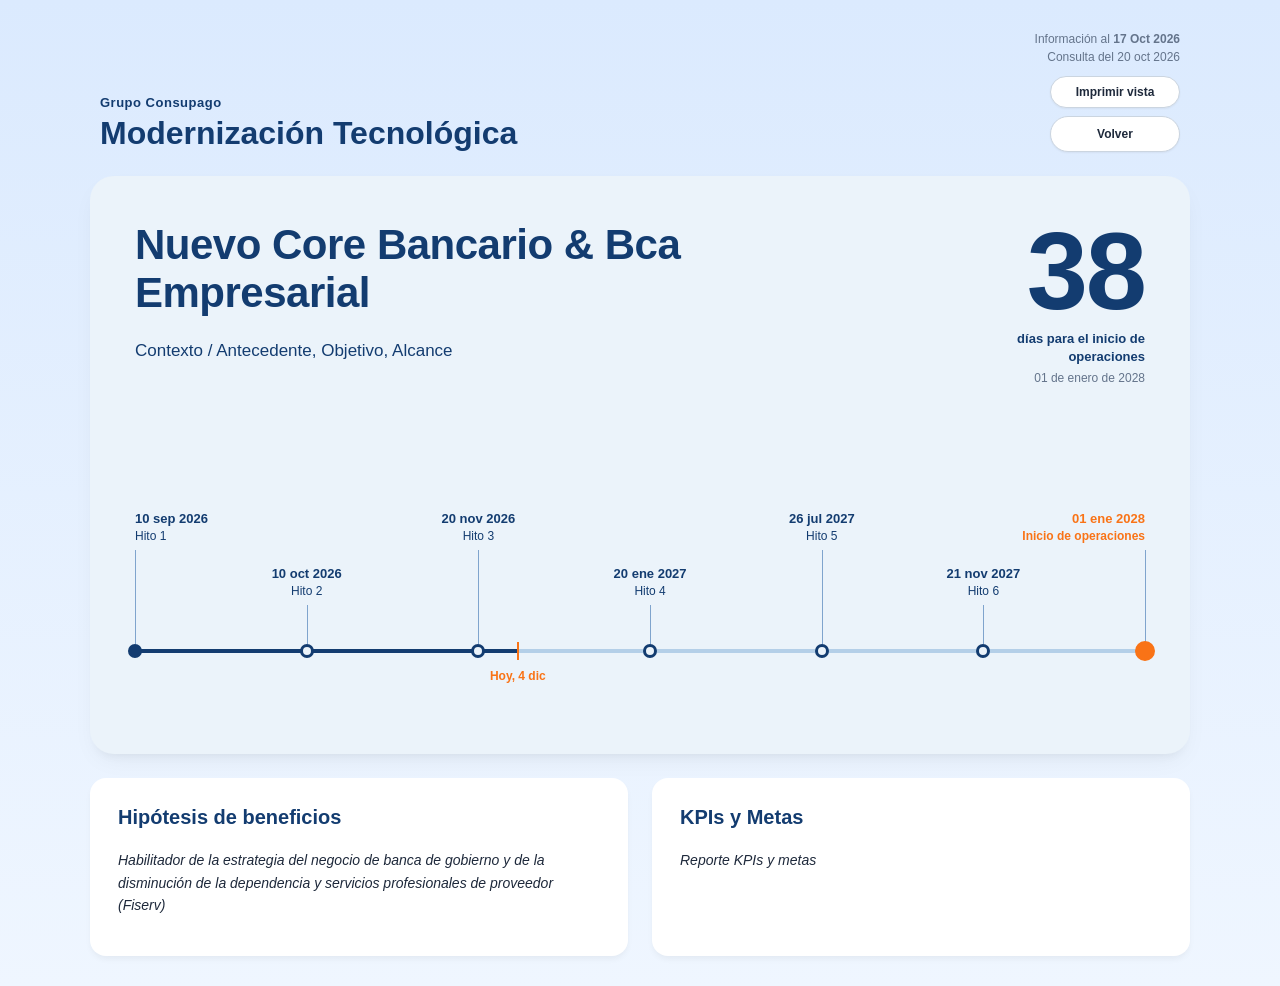
<file: descriptiva-nuevo-core-bancario-bca-empresarial.html>
<!DOCTYPE html>
<html lang="es">
<head>
    <meta charset="UTF-8">
    <meta name="viewport" content="width=device-width, initial-scale=1.0">
    <title>Modernización Tecnológica - Nuevo Core Bancario & Bca Empresarial</title>
    <style>
        :root {
            --bg-color: #dbeafe; /* Fondo general azul claro suave */
            --card-bg: #ebf3fa;  /* Fondo de la tarjeta principal */
            --sub-card-bg: #ffffff; /* Fondo de las tarjetas inferiores */
            --main-blue: #133c70; /* Azul corporativo oscuro de los títulos */
            --accent-blue: #2563eb; /* Azul secundario para enlaces/detalles */
            --text-dark: #1e293b;
            --text-muted: #64748b;
            --accent-orange: #f97316; /* Color naranja de acento para alertas y "Hoy" */
            --timeline-bg-line: #b4cfe8; /* Azul claro para el tramo futuro de la línea */
        }

        body {
            font-family: -apple-system, BlinkMacSystemFont, "Segoe UI", Roboto, Helvetica, Arial, sans-serif;
            background-color: var(--bg-color);
            background-image: linear-gradient(180deg, #dbeafe 0%, #eff6ff 100%);
            color: var(--text-dark);
            margin: 0;
            padding: 30px 20px;
            display: flex;
            justify-content: center;
        }

        .dashboard-container {
            width: 100%;
            max-width: 1100px;
            display: flex;
            flex-direction: column;
            gap: 24px;
        }

        /* Top Header */
        .top-header {
            display: flex;
            justify-content: space-between;
            align-items: flex-end;
            padding: 0 10px;
        }

        .brand-logo {
            display: flex;
            flex-direction: column;
        }

        .brand-group {
            font-size: 13px;
            color: var(--main-blue);
            font-weight: 700;
            letter-spacing: 0.5px;
        }

        .brand-title {
            font-size: 32px;
            font-weight: 800;
            color: var(--main-blue);
            margin: 5px 0 0 0;
        }

        /* Bloque derecho: texto de fechas y, debajo, los botones alineados a la derecha */
        .header-meta {
            display: flex;
            flex-direction: column;
            align-items: flex-end;
            gap: 10px;
            font-size: 12px;
            color: var(--text-muted);
            text-align: right;
            line-height: 1.5;
        }

        .header-actions {
            display: flex;
            flex-direction: column;
            align-items: flex-end;
            gap: 8px;
        }

        .btn-action {
            display: block;
            width: 130px;
            text-align: center;
            background-color: white;
            border: 1px solid #cbd5e0;
            padding: 8px 16px;
            border-radius: 20px;
            cursor: pointer;
            font-size: 12px;
            color: var(--text-dark);
            font-weight: 600;
            text-decoration: none;
            box-shadow: 0 1px 2px rgba(0,0,0,0.05);
            transition: all 0.2s;
            box-sizing: border-box;
        }

        .btn-action:hover {
            background-color: #f8fafc;
            border-color: #94a3b8;
        }

        /* Main Dashboard Card */
        .main-card {
            background-color: var(--card-bg);
            border-radius: 24px;
            padding: 45px;
            box-shadow: 0 10px 25px -5px rgba(0, 0, 0, 0.05), 0 8px 10px -6px rgba(0, 0, 0, 0.05);
            display: flex;
            flex-direction: column;
            gap: 40px;
            overflow: hidden;
        }

        .project-info-grid {
            display: grid;
            grid-template-columns: 3fr 1fr;
            gap: 40px;
            align-items: start;
        }

        .project-details h1 {
            color: var(--main-blue);
            font-size: 42px;
            margin: 0 0 20px 0;
            font-weight: 700;
            letter-spacing: -0.5px;
        }

        .project-description {
            font-size: 17px;
            line-height: 1.6;
            color: var(--main-blue);
            margin-bottom: 25px;
            font-weight: 500;
        }

        .project-meta-pills {
            font-size: 13px;
            color: var(--text-muted);
            line-height: 1.8;
        }

        /* KPI Badge Right side */
        .kpi-badge {
            text-align: right;
            display: flex;
            flex-direction: column;
            justify-content: flex-start;
            align-items: flex-end;
        }

        .kpi-number {
            font-size: 110px;
            font-weight: 800;
            color: var(--main-blue);
            line-height: 0.9;
            letter-spacing: -2px;
        }

        .kpi-label {
            font-size: 13px;
            font-weight: 700;
            color: var(--main-blue);
            margin-top: 10px;
            text-align: right;
            width: 160px;
            line-height: 1.4;
        }

        .kpi-subtext {
            font-size: 12px;
            color: var(--text-muted);
            margin-top: 5px;
        }

        /* ===== Línea de tiempo ===== */
        /* Contenedor: la línea queda en top:200px; los bloques de texto quedan arriba de ella */
        .timeline-container {
            position: relative;
            height: 250px;
            margin: 20px 0 10px 0;
        }

        /* Línea base de fondo */
        .timeline-line {
            position: absolute;
            top: 200px;
            left: 0;
            width: 100%;
            height: 4px;
            background-color: var(--timeline-bg-line);
            border-radius: 2px;
            z-index: 1;
        }

        /* Línea de progreso real (su ancho se ajusta a "hoy" con el script) */
        .timeline-progress {
            position: absolute;
            top: 200px;
            left: 0;
            width: 16%;
            height: 4px;
            background-color: var(--main-blue);
            border-radius: 2px 0 0 2px;
            z-index: 2;
        }

        /* Capa de nodos */
        .timeline-nodes {
            position: absolute;
            top: 0;
            left: 0;
            right: 0;
            bottom: 0;
            z-index: 3;
        }

        /* Cada nodo ocupa la altura completa; su posición horizontal la define el style inline (left: X%) */
        .timeline-node {
            position: absolute;
            top: 0;
            bottom: 0;
            width: 0;
        }

        /* Círculo sobre la línea */
        .node-dot {
            position: absolute;
            top: 195px;
            left: -7px;
            width: 14px;
            height: 14px;
            border-radius: 50%;
            background-color: #ebf3fa;
            border: 3px solid var(--main-blue);
            box-sizing: border-box;
            z-index: 5;
        }

        .node-dot.filled {
            background-color: var(--main-blue);
        }

        /* Último nodo: naranja sólido */
        .node-dot.orange {
            top: 192px;
            left: -10px;
            width: 20px;
            height: 20px;
            background-color: var(--accent-orange);
            border-color: var(--accent-orange);
        }

        /* Línea vertical que conecta el bloque de texto con el nodo */
        .node-stem {
            position: absolute;
            left: 0;
            width: 1px;
            bottom: 55px;
            background-color: #7fa4cd;
        }

        .node-stem.high {
            top: 101px;
        }

        .node-stem.low {
            top: 156px;
        }

        /* Bloque de texto: fecha arriba, actividad debajo; siempre arriba de la línea */
        .node-info {
            position: absolute;
            left: -85px;
            width: 170px;
            display: flex;
            flex-direction: column;
            align-items: center;
            gap: 3px;
            text-align: center;
        }

        .node-info.high {
            bottom: 155px;
        }

        .node-info.low {
            bottom: 100px;
        }

        /* Primer nodo: el texto empieza en el nodo para no salirse de la tarjeta */
        .node-info.align-start {
            left: 0;
            align-items: flex-start;
            text-align: left;
        }

        /* Último nodo: el texto termina en el nodo para no salirse de la tarjeta */
        .node-info.align-end {
            left: auto;
            right: 0;
            align-items: flex-end;
            text-align: right;
        }

        .node-date-box {
            color: var(--main-blue);
            font-size: 13px;
            font-weight: 700;
            white-space: nowrap;
        }

        .node-label-box {
            color: var(--main-blue);
            font-size: 12px;
            line-height: 1.3;
            font-weight: 500;
        }

        /* Marcador de fecha actual ("Hoy"), debajo de la línea; su posición la ajusta el script */
        .timeline-marker-today {
            position: absolute;
            left: 16%;
            top: 200px;
            width: 0;
            height: 4px;
            z-index: 6;
        }

        .today-indicator-line {
            position: absolute;
            left: -1px;
            top: -7px;
            width: 2px;
            height: 18px;
            background-color: var(--accent-orange);
        }

        .today-label-box {
            position: absolute;
            top: 20px;
            left: 50%;
            transform: translateX(-50%);
            white-space: nowrap;
            font-size: 12px;
            color: var(--accent-orange);
            font-weight: 700;
        }

        /* Bottom Row Cards */
        .bottom-grid {
            display: grid;
            grid-template-columns: 1fr 1fr;
            gap: 24px;
        }

        .bottom-card {
            background-color: var(--sub-card-bg);
            border-radius: 16px;
            padding: 28px;
            box-shadow: 0 4px 6px -1px rgba(0, 0, 0, 0.05);
        }

        .bottom-card h2 {
            font-size: 20px;
            color: var(--main-blue);
            margin-top: 0;
            margin-bottom: 20px;
            font-weight: 700;
        }

        .bottom-card p {
            font-size: 14px;
            line-height: 1.6;
            margin: 0 0 12px 0;
            color: var(--text-dark);
        }

        .text-empty {
            color: var(--text-muted);
            font-style: italic;
        }

        .alert-container {
            display: flex;
            justify-content: space-between;
            align-items: center;
            margin-top: 15px;
        }

        .badge-alert {
            background-color: #D9F2D0;
            color: #4EA72E;
            padding: 4px 10px;
            border-radius: 6px;
            font-size: 11px;
            font-weight: 700;
            text-transform: uppercase;
        }
    </style>
</head>
<body>

    <div class="dashboard-container">

        <header class="top-header">
            <div class="brand-logo">
                <span class="brand-group">Grupo Consupago</span>
                <h2 class="brand-title">Modernización Tecnológica</h2>
            </div>
            <div class="header-meta">
                <div>
                    Información al <strong>17 Oct 2026</strong><br>
                    Consulta del 20 oct 2026
                </div>
                <div class="header-actions">
                    <button class="btn-action" onclick="window.print()">Imprimir vista</button>
                    <a class="btn-action" href="index.html">Volver</a>
                </div>
            </div>
        </header>

        <main class="main-card">

            <div class="project-info-grid">
                <div class="project-details">
                    <h1>Nuevo Core Bancario & Bca Empresarial</h1>

                    <div class="project-description">
                        Contexto / Antecedente, Objetivo, Alcance

                    </div>

                </div>

                <div class="kpi-badge">
                    <div class="kpi-number">38</div>
                    <div class="kpi-label">días para el inicio de operaciones</div>
                    <div class="kpi-subtext">01 de enero de 2028</div>
                </div>
            </div>

            <div class="timeline-container">
                <div class="timeline-line"></div>
                <div class="timeline-progress"></div>

                <div class="timeline-marker-today">
                    <div class="today-indicator-line"></div>
                    <div class="today-label-box">Hoy</div>
                </div>

                <div class="timeline-nodes">

                    <div class="timeline-node" data-fecha="2026-09-10" style="left: 0%;">
                        <div class="node-stem high"></div>
                        <div class="node-info high align-start">
                            <div class="node-date-box">10 sep 2026</div>
                            <div class="node-label-box">Hito 1</div>
                        </div>
                        <div class="node-dot filled"></div>
                    </div>

                    <div class="timeline-node" data-fecha="2026-10-10" style="left: 17%;">
                        <div class="node-stem low"></div>
                        <div class="node-info low">
                            <div class="node-date-box">10 oct 2026</div>
                            <div class="node-label-box">Hito 2</div>
                        </div>
                        <div class="node-dot"></div>
                    </div>

                    <div class="timeline-node" data-fecha="2026-11-20" style="left: 34%;">
                        <div class="node-stem high"></div>
                        <div class="node-info high">
                            <div class="node-date-box">20 nov 2026</div>
                            <div class="node-label-box">Hito 3</div>
                        </div>
                        <div class="node-dot"></div>
                    </div>

                    <div class="timeline-node" data-fecha="2027-01-20" style="left: 51%;">
                        <div class="node-stem low"></div>
                        <div class="node-info low">
                            <div class="node-date-box">20 ene 2027</div>
                            <div class="node-label-box">Hito 4</div>
                        </div>
                        <div class="node-dot"></div>
                    </div>

                    <div class="timeline-node" data-fecha="2027-07-26" style="left: 68%;">
                        <div class="node-stem high"></div>
                        <div class="node-info high">
                            <div class="node-date-box">26 jul 2027</div>
                            <div class="node-label-box">Hito 5</div>
                        </div>
                        <div class="node-dot"></div>
                    </div>

                    <div class="timeline-node" data-fecha="2027-11-21" style="left: 84%;">
                        <div class="node-stem low"></div>
                        <div class="node-info low">
                            <div class="node-date-box">21 nov 2027</div>
                            <div class="node-label-box">Hito 6</div>
                        </div>
                        <div class="node-dot"></div>
                    </div>

                    <div class="timeline-node" data-fecha="2028-01-01" style="left: 100%;">
                        <div class="node-stem high"></div>
                        <div class="node-info high align-end">
                            <div class="node-date-box" style="color: var(--accent-orange);">01 ene 2028</div>
                            <div class="node-label-box" style="color: var(--accent-orange); font-weight: 700;">Inicio de operaciones</div>
                        </div>
                        <div class="node-dot orange"></div>
                    </div>

                </div>
            </div>

        </main>

        <div class="bottom-grid">
            <div class="bottom-card">
                <h2>Hipótesis de beneficios</h2>
                <p class="text-empty">Habilitador de la estrategia del negocio de banca de gobierno y de la disminución de la dependencia y servicios profesionales de proveedor (Fiserv)</p>
            </div>
            <div class="bottom-card">
                <h2>KPIs y Metas</h2>
                <div class="alert-container">
                     <p class="text-empty">Reporte KPIs y metas</p>
                </div>
            </div>
        </div>

    </div>

    <script>
    /* "Hoy" dinámico: usa la fecha actual en zona horaria de Ciudad de México.
       Ubica el marcador y la barra de avance entre las fechas de los nodos. */
    (function () {
        var MESES = ['ene', 'feb', 'mar', 'abr', 'may', 'jun', 'jul', 'ago', 'sep', 'oct', 'nov', 'dic'];
        var nodos = document.querySelectorAll('.timeline-node[data-fecha]');
        var marcador = document.querySelector('.timeline-marker-today');
        var etiqueta = document.querySelector('.today-label-box');
        var avance = document.querySelector('.timeline-progress');

        if (!nodos.length || !marcador || !etiqueta || !avance) return;

        // Fecha de hoy en zona horaria de México, como { y, m, d }
        function fechaHoy() {
            var partes = new Intl.DateTimeFormat('en-US', {
                timeZone: 'America/Mexico_City',
                year: 'numeric', month: 'numeric', day: 'numeric'
            }).formatToParts(new Date());
            var v = {};
            partes.forEach(function (p) { v[p.type] = parseInt(p.value, 10); });
            return v;
        }

        // Convierte a número de días para poder comparar y restar fechas
        function diasDesde(y, m, d) {
            return Date.UTC(y, m - 1, d) / 86400000;
        }

        var puntos = [];
        nodos.forEach(function (n) {
            var p = n.getAttribute('data-fecha').split('-');
            puntos.push({
                dias: diasDesde(+p[0], +p[1], +p[2]),
                pos: parseFloat(n.style.left)
            });
        });

        var h = fechaHoy();
        var hoy = diasDesde(h.year, h.month, h.day);
        var posicion;

        if (hoy <= puntos[0].dias) {
            posicion = puntos[0].pos;
        } else if (hoy >= puntos[puntos.length - 1].dias) {
            posicion = puntos[puntos.length - 1].pos;
        } else {
            posicion = puntos[0].pos;
            for (var i = 0; i < puntos.length - 1; i++) {
                var a = puntos[i], b = puntos[i + 1];
                if (hoy >= a.dias && hoy <= b.dias) {
                    posicion = a.pos + ((hoy - a.dias) / (b.dias - a.dias)) * (b.pos - a.pos);
                    break;
                }
            }
        }

        marcador.style.left = posicion + '%';
        avance.style.width = posicion + '%';
        etiqueta.textContent = 'Hoy, ' + h.day + ' ' + MESES[h.month - 1];
    })();
    </script>

</body>
</html>
</file>
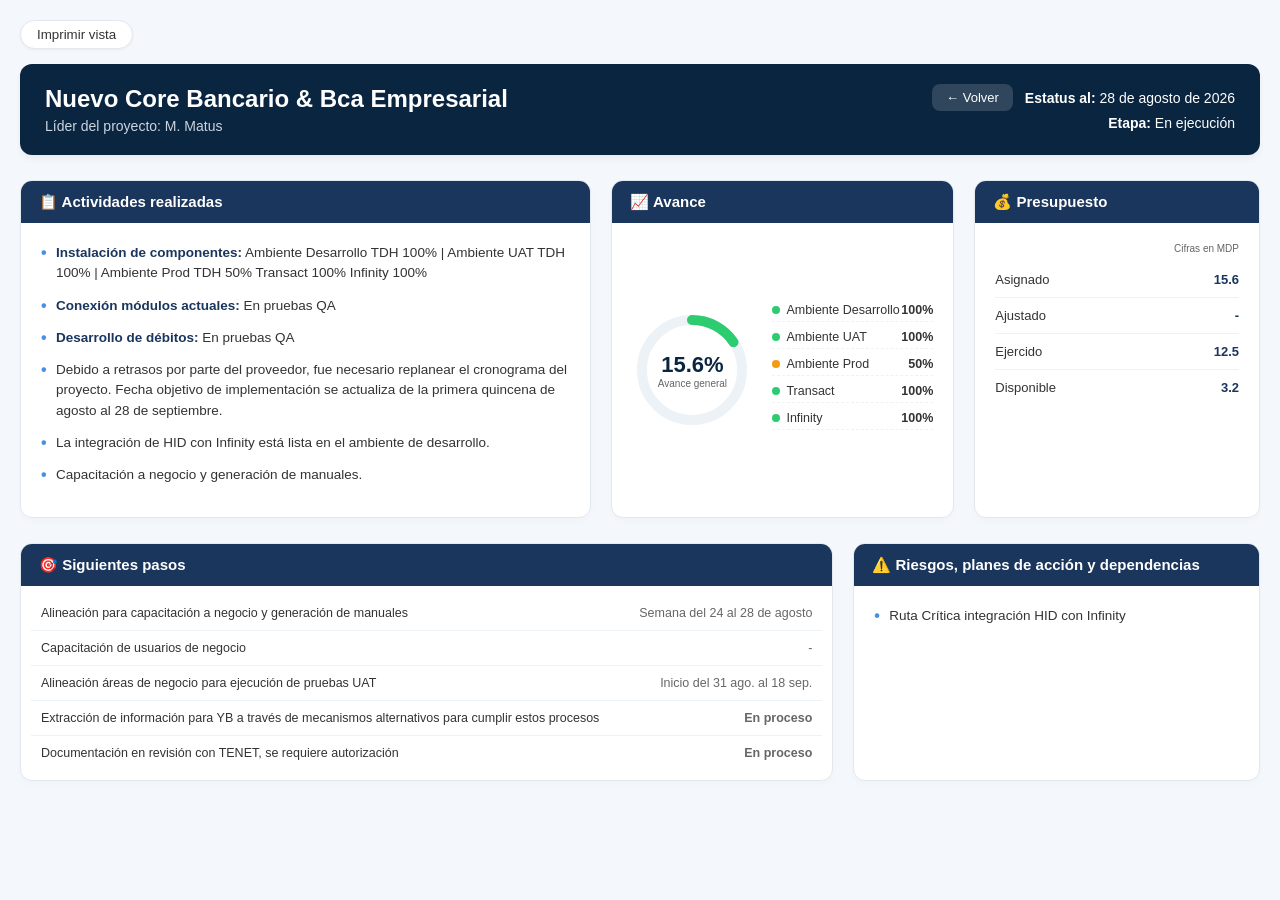
<file: estatus-nuevo-core-bancario-bca-empresarial.html>
<!DOCTYPE html>
<html lang="es">
<head>
    <meta charset="UTF-8">
    <meta name="viewport" content="width=device-width, initial-scale=1.0">
    <title>Nuevo Core Bancario & Bca Empresarial</title>
    <style>
        :root {
            --primary-blue: #0A2540;
            --secondary-blue: #1A365D;
            --accent-blue: #4A90E2;
            --bg-light: #F4F7FC;
            --text-dark: #333333;
            --text-gray: #666666;
            --border-color: #E2E8F0;
            --green: #2ECC71;
            --orange: #F39C12;
            --blue-timeline: #3498DB;
        }

        * {
            box-sizing: border-box;
            margin: 0;
            padding: 0;
            font-family: 'Segoe UI', Tahoma, Geneva, Verdana, sans-serif;
        }

        body {
            background-color: var(--bg-light);
            color: var(--text-dark);
            padding: 20px;
        }

        .container {
            max-width: 1400px;
            margin: 0 auto;
        }

        /* Top Meta/Actions from Image 2 */
        .top-meta-bar {
            display: flex;
            justify-content: space-between;
            align-items: center;
            margin-bottom: 15px;
            font-size: 13px;
            color: var(--text-gray);
        }

        .meta-info {
            text-align: right;
            line-height: 1.4;
        }

        .btn-print {
            background-color: #FFFFFF;
            border: 1px solid var(--border-color);
            padding: 6px 16px;
            border-radius: 20px;
            cursor: pointer;
            font-weight: 500;
            color: var(--text-dark);
            box-shadow: 0 1px 3px rgba(0,0,0,0.05);
        }

        /* Main Header from Image 1 */
        .main-header {
            background-color: var(--primary-blue);
            color: #FFFFFF;
            padding: 20px 25px;
            border-radius: 12px;
            display: flex;
            justify-content: space-between;
            align-items: center;
            margin-bottom: 25px;
            box-shadow: 0 4px 6px rgba(0,0,0,0.05);
        }

        .header-title-section h1 {
            font-size: 24px;
            font-weight: 600;
            margin-bottom: 5px;
        }

        .header-title-section p {
            font-size: 14px;
            color: #CBD5E0;
        }

        .header-status-section {
            text-align: right;
            font-size: 14px;
        }

        .header-status-section div {
            margin-bottom: 4px;
        }

        .status-row {
            display: flex;
            align-items: center;
            justify-content: flex-end;
            gap: 12px;
        }

        .btn-volver {
            color: #FFFFFF;
            text-decoration: none;
            font-size: 13px;
            font-weight: 500;
            background: rgba(255,255,255,0.15);
            padding: 6px 14px;
            border-radius: 8px;
            transition: background 0.2s;
            white-space: nowrap;
        }

        .btn-volver:hover {
            background: rgba(255,255,255,0.25);
        }

        /* Dashboard Grid Layout (Fusing Image 1 data structures nicely) */
        .dashboard-grid {
            display: grid;
            grid-template-columns: 2fr 1.2fr 1fr;
            gap: 20px;
            margin-bottom: 25px;
        }

        @media (max-width: 1024px) {
            .dashboard-grid {
                grid-template-columns: 1fr;
            }
        }

        .card {
            background: #FFFFFF;
            border-radius: 12px;
            border: 1px solid var(--border-color);
            box-shadow: 0 4px 6px rgba(0,0,0,0.02);
            display: flex;
            flex-direction: column;
        }

        .card-header {
            background-color: var(--secondary-blue);
            color: #FFFFFF;
            padding: 12px 18px;
            font-weight: 600;
            font-size: 15px;
            border-top-left-radius: 11px;
            border-top-right-radius: 11px;
            display: flex;
            align-items: center;
            gap: 8px;
        }

        .card-content {
            padding: 20px;
            flex-grow: 1;
        }

        /* Actividades realizadas List Style */
        .resumen-list {
            list-style: none;
        }

        .resumen-list li {
            margin-bottom: 12px;
            font-size: 13.5px;
            line-height: 1.5;
            position: relative;
            padding-left: 15px;
        }

        .resumen-list li::before {
            content: "•";
            color: var(--accent-blue);
            font-weight: bold;
            font-size: 16px;
            position: absolute;
            left: 0;
            top: -2px;
        }

        .resumen-list strong {
            color: var(--secondary-blue);
        }

        /* Progress Card Styling */
        .avance-container {
            display: flex;
            align-items: center;
            gap: 20px;
            height: 100%;
        }

        .progress-circle-box {
            position: relative;
            width: 120px;
            height: 120px;
            display: flex;
            justify-content: center;
            align-items: center;
            flex-shrink: 0;
        }

        .progress-circle-box svg {
            width: 120px;
            height: 120px;
            transform: rotate(-90deg);
        }

        .progress-circle-box circle {
            fill: none;
            stroke-width: 10;
        }

        .progress-circle-box .bg {
            stroke: #EDF2F7;
        }

        .progress-circle-box .bar {
            stroke: var(--green);
            stroke-dasharray: 314;
            stroke-dashoffset: calc(314 - (314 * 15.6) / 100);
            stroke-linecap: round;
        }

        .progress-text {
            position: absolute;
            text-align: center;
        }

        .progress-text .percentage {
            font-size: 22px;
            font-weight: 700;
            color: var(--primary-blue);
        }

        .progress-text .label {
            font-size: 10px;
            color: var(--text-gray);
        }

        .components-list {
            list-style: none;
            width: 100%;
        }

        .components-list li {
            display: flex;
            justify-content: space-between;
            align-items: center;
            font-size: 12.5px;
            margin-bottom: 8px;
            border-bottom: 1px dashed #EDF2F7;
            padding-bottom: 4px;
        }

        .status-indicator {
            display: inline-block;
            width: 8px;
            height: 8px;
            border-radius: 50%;
            margin-right: 6px;
        }

        .status-100 { background-color: var(--green); }
        .status-50 { background-color: var(--orange); }

        /* Table/Budget Styles */
        .budget-table {
            width: 100%;
            border-collapse: collapse;
            font-size: 13px;
        }

        .budget-table th {
            text-align: right;
            font-size: 10px;
            color: var(--text-gray);
            font-weight: normal;
            padding-bottom: 8px;
        }

        .budget-table td {
            padding: 10px 0;
            border-bottom: 1px solid #EDF2F7;
        }

        .budget-table tr:last-child td {
            border-bottom: none;
        }

        .budget-table .val {
            text-align: right;
            font-weight: 600;
            color: var(--secondary-blue);
        }

        /* Middle Row (Siguientes Pasos & Riesgos) */
        .middle-grid {
            display: grid;
            grid-template-columns: 2fr 1fr;
            gap: 20px;
            margin-bottom: 25px;
        }

        @media (max-width: 768px) {
            .middle-grid {
                grid-template-columns: 1fr;
            }
        }

        .steps-table {
            width: 100%;
            border-collapse: collapse;
            font-size: 12.5px;
        }

        .steps-table td {
            padding: 10px;
            border-bottom: 1px solid #EDF2F7;
        }

        .steps-table tr:last-child td {
            border-bottom: none;
        }

        .steps-table .date-col {
            text-align: right;
            color: var(--text-gray);
            font-weight: 500;
            white-space: nowrap;
        }
    </style>
</head>
<body>

<div class="container">

    <!-- Top Metadata / Controls -->
    <div class="top-meta-bar">
        <button class="btn-print" onclick="window.print()">Imprimir vista</button>
    </div>

    <!-- Main Header Banner (From Image 1) -->
    <div class="main-header">
        <div class="header-title-section">
            <h1>Nuevo Core Bancario & Bca Empresarial</h1>
            <p>Líder del proyecto: M. Matus</p>
        </div>
        <div class="header-status-section">
            <div class="status-row">
                <a href="roadmap-habilitadores.html" class="btn-volver">← Volver</a>
                <span><strong>Estatus al:</strong> 28 de agosto de 2026</span>
                </div>
            <div><strong>Etapa:</strong> En ejecución</div>
        </div>
    </div>

    <!-- Top Block Section (Resumen, Avance, Presupuesto) -->
    <div class="dashboard-grid">

        <!-- Resumen Ejecutivo -->
        <div class="card">
            <div class="card-header">📋 Actividades realizadas</div>
            <div class="card-content">
                <ul class="resumen-list">
                    <li><strong>Instalación de componentes:</strong> Ambiente Desarrollo TDH 100% | Ambiente UAT TDH 100% | Ambiente Prod TDH 50% Transact 100% Infinity 100%</li>
                    <li><strong>Conexión módulos actuales:</strong> En pruebas QA</li>
                    <li><strong>Desarrollo de débitos:</strong> En pruebas QA</li>
                    <li>Debido a retrasos por parte del proveedor, fue necesario replanear el cronograma del proyecto. Fecha objetivo de implementación se actualiza de la primera quincena de agosto al 28 de septiembre.</li>
                    <li>La integración de HID con Infinity está lista en el ambiente de desarrollo.</li>
                    <li>Capacitación a negocio y generación de manuales.</li>
                </ul>
            </div>
        </div>

        <!-- Avance General -->
        <div class="card">
            <div class="card-header">📈 Avance</div>
            <div class="card-content" style="display: flex; flex-direction: column; justify-content: center;">
                <div class="avance-container">
                    <div class="progress-circle-box">
                        <svg>
                            <circle class="bg" cx="60" cy="60" r="50"></circle>
                            <circle class="bar" cx="60" cy="60" r="50"></circle>
                        </svg>
                        <div class="progress-text">
                            <div class="percentage">15.6%</div>
                            <div class="label">Avance general</div>
                        </div>
                    </div>
                    <ul class="components-list">
                        <li><span><span class="status-indicator status-100"></span>Ambiente Desarrollo</span> <strong>100%</strong></li>
                        <li><span><span class="status-indicator status-100"></span>Ambiente UAT</span> <strong>100%</strong></li>
                        <li><span><span class="status-indicator status-50"></span>Ambiente Prod</span> <strong>50%</strong></li>
                        <li><span><span class="status-indicator status-100"></span>Transact</span> <strong>100%</strong></li>
                        <li><span><span class="status-indicator status-100"></span>Infinity</span> <strong>100%</strong></li>
                    </ul>
                </div>
            </div>
        </div>

        <!-- Presupuesto -->
        <div class="card">
            <div class="card-header">💰 Presupuesto</div>
            <div class="card-content">
                <table class="budget-table">
                    <thead>
                        <tr>
                            <th colspan="2">Cifras en MDP</th>
                        </tr>
                    </thead>
                    <tbody>
                        <tr>
                            <td>Asignado</td>
                            <td class="val">15.6</td>
                        </tr>
                        <tr>
                            <td>Ajustado</td>
                            <td class="val">-</td>
                        </tr>
                        <tr>
                            <td>Ejercido</td>
                            <td class="val">12.5</td>
                        </tr>
                        <tr>
                            <td>Disponible</td>
                            <td class="val">3.2</td>
                        </tr>
                    </tbody>
                </table>
            </div>
        </div>

    </div>

    <!-- Middle Block Section (Siguientes Pasos & Riesgos) -->
    <div class="middle-grid">

        <!-- Siguientes Pasos -->
        <div class="card">
            <div class="card-header">🎯 Siguientes pasos</div>
            <div class="card-content" style="padding: 10px;">
                <table class="steps-table">
                    <tbody>
                        <tr>
                            <td>Alineación para capacitación a negocio y generación de manuales</td>
                            <td class="date-col">Semana del 24 al 28 de agosto</td>
                        </tr>
                        <tr>
                            <td>Capacitación de usuarios de negocio</td>
                            <td class="date-col">-</td>
                        </tr>
                        <tr>
                            <td>Alineación áreas de negocio para ejecución de pruebas UAT</td>
                            <td class="date-col">Inicio del 31 ago. al 18 sep.</td>
                        </tr>
                        <tr>
                            <td>Extracción de información para YB a través de mecanismos alternativos para cumplir estos procesos</td>
                            <td class="date-col"><strong>En proceso</strong></td>
                        </tr>
                        <tr>
                            <td>Documentación en revisión con TENET, se requiere autorización</td>
                            <td class="date-col"><strong>En proceso</strong></td>
                        </tr>
                    </tbody>
                </table>
            </div>
        </div>

        <!-- Riesgos -->
        <div class="card">
            <div class="card-header">⚠️ Riesgos, planes de acción y dependencias</div>
            <div class="card-content">
                <ul class="resumen-list">
                    <li>Ruta Crítica integración HID con Infinity</li>
                </ul>
            </div>
        </div>

    </div>

</div>

</body>
</html>
</file>
